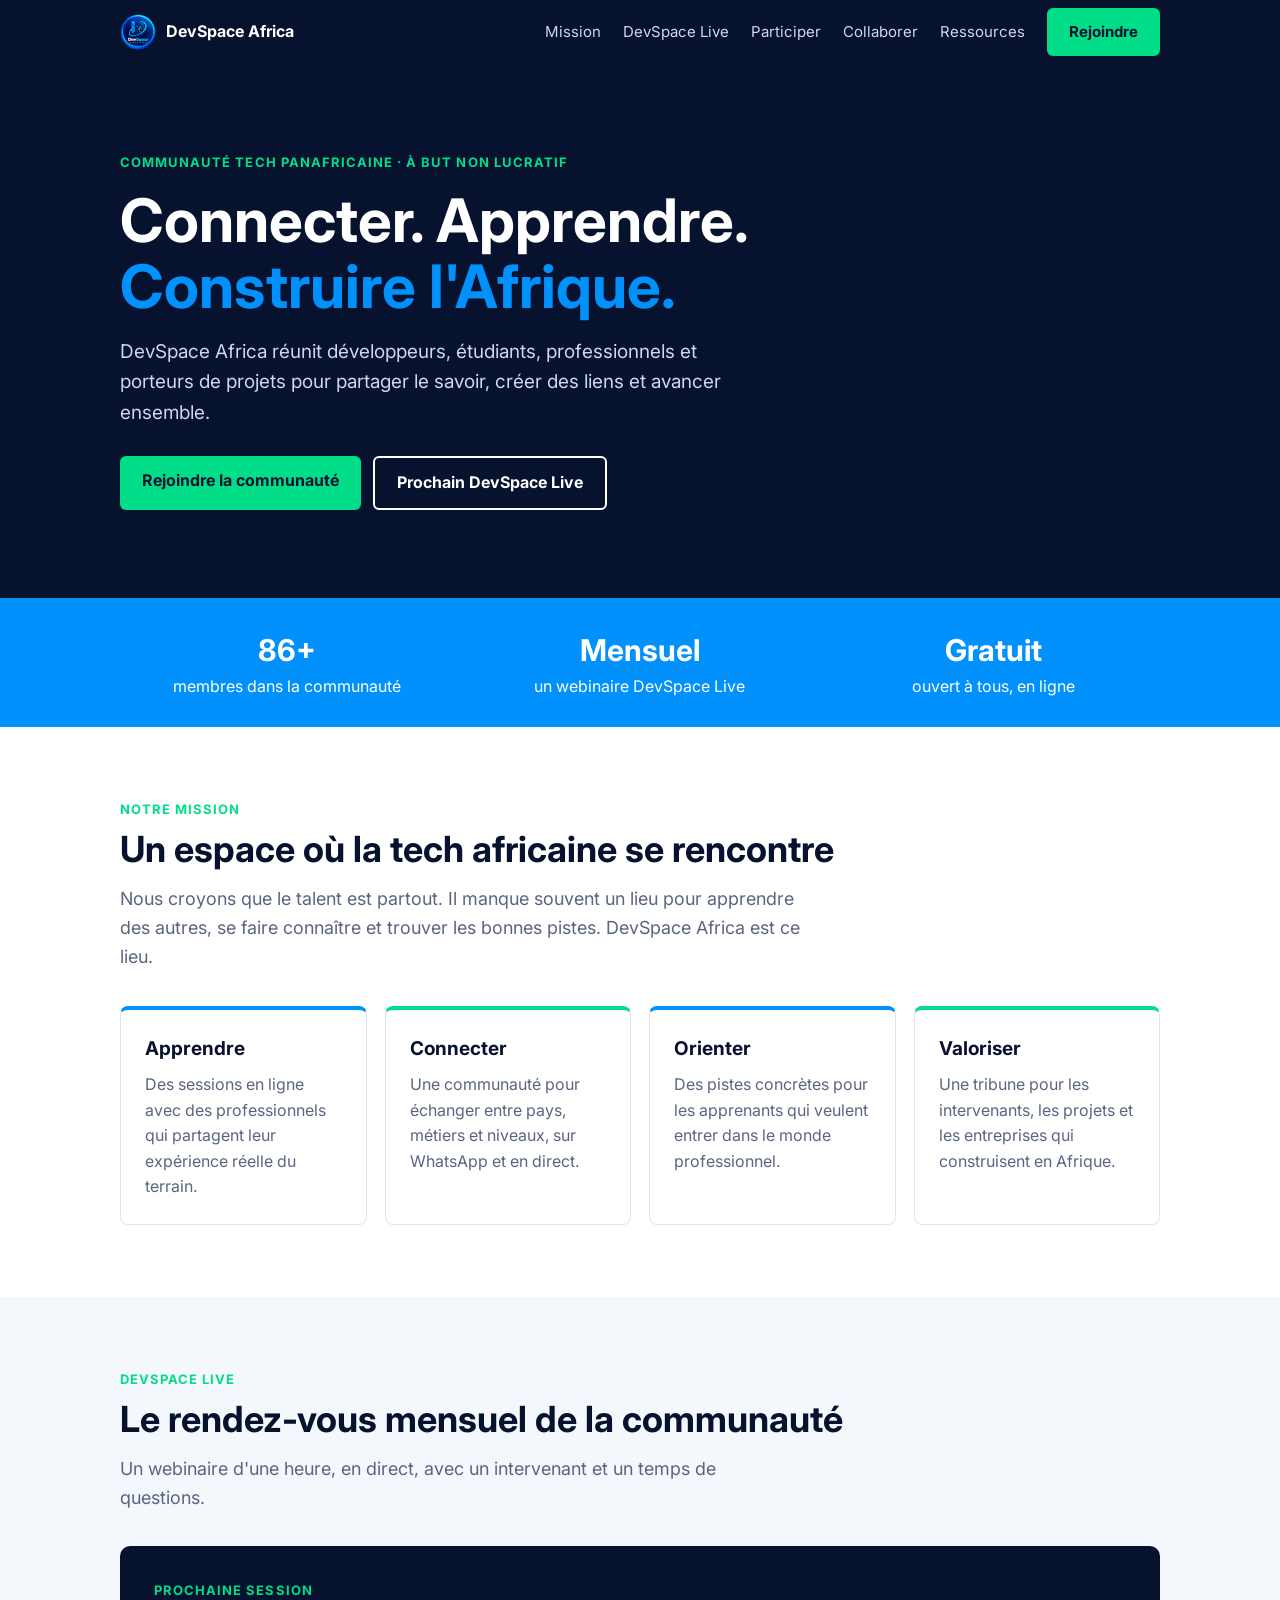
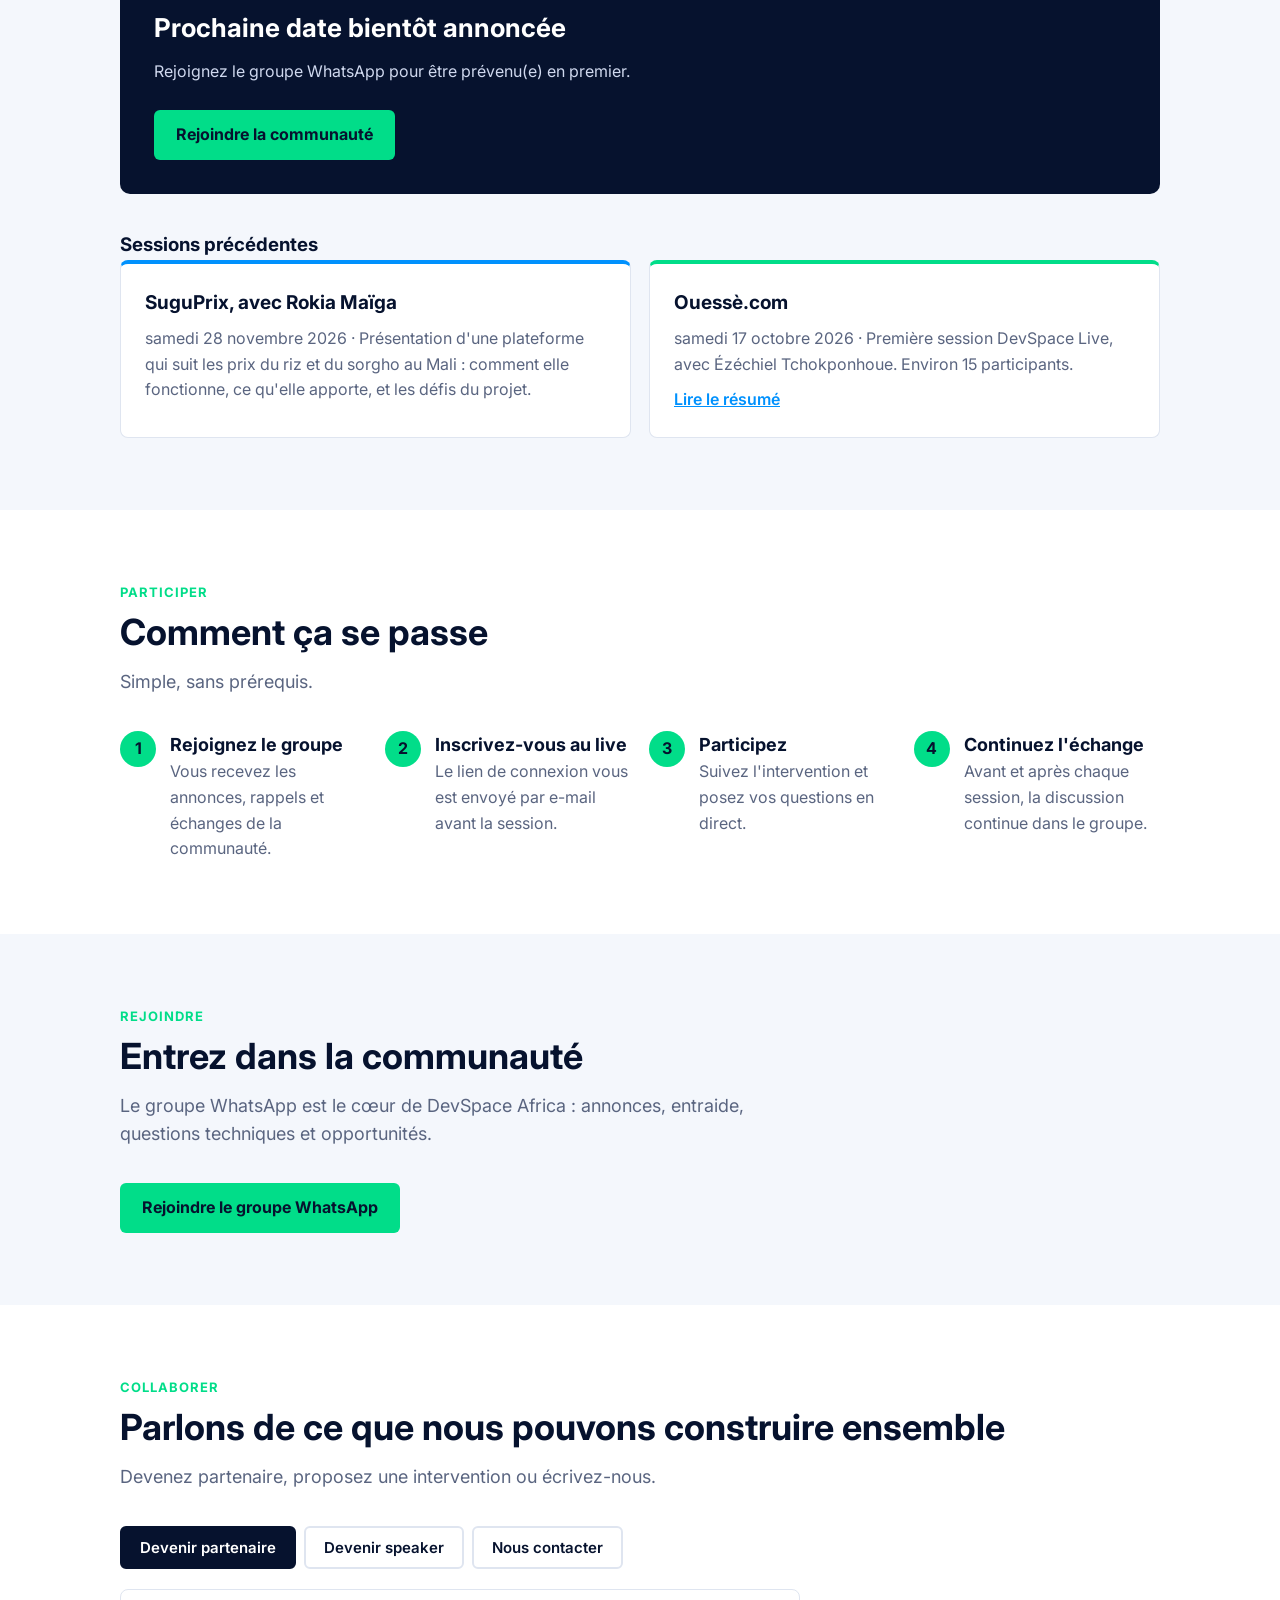
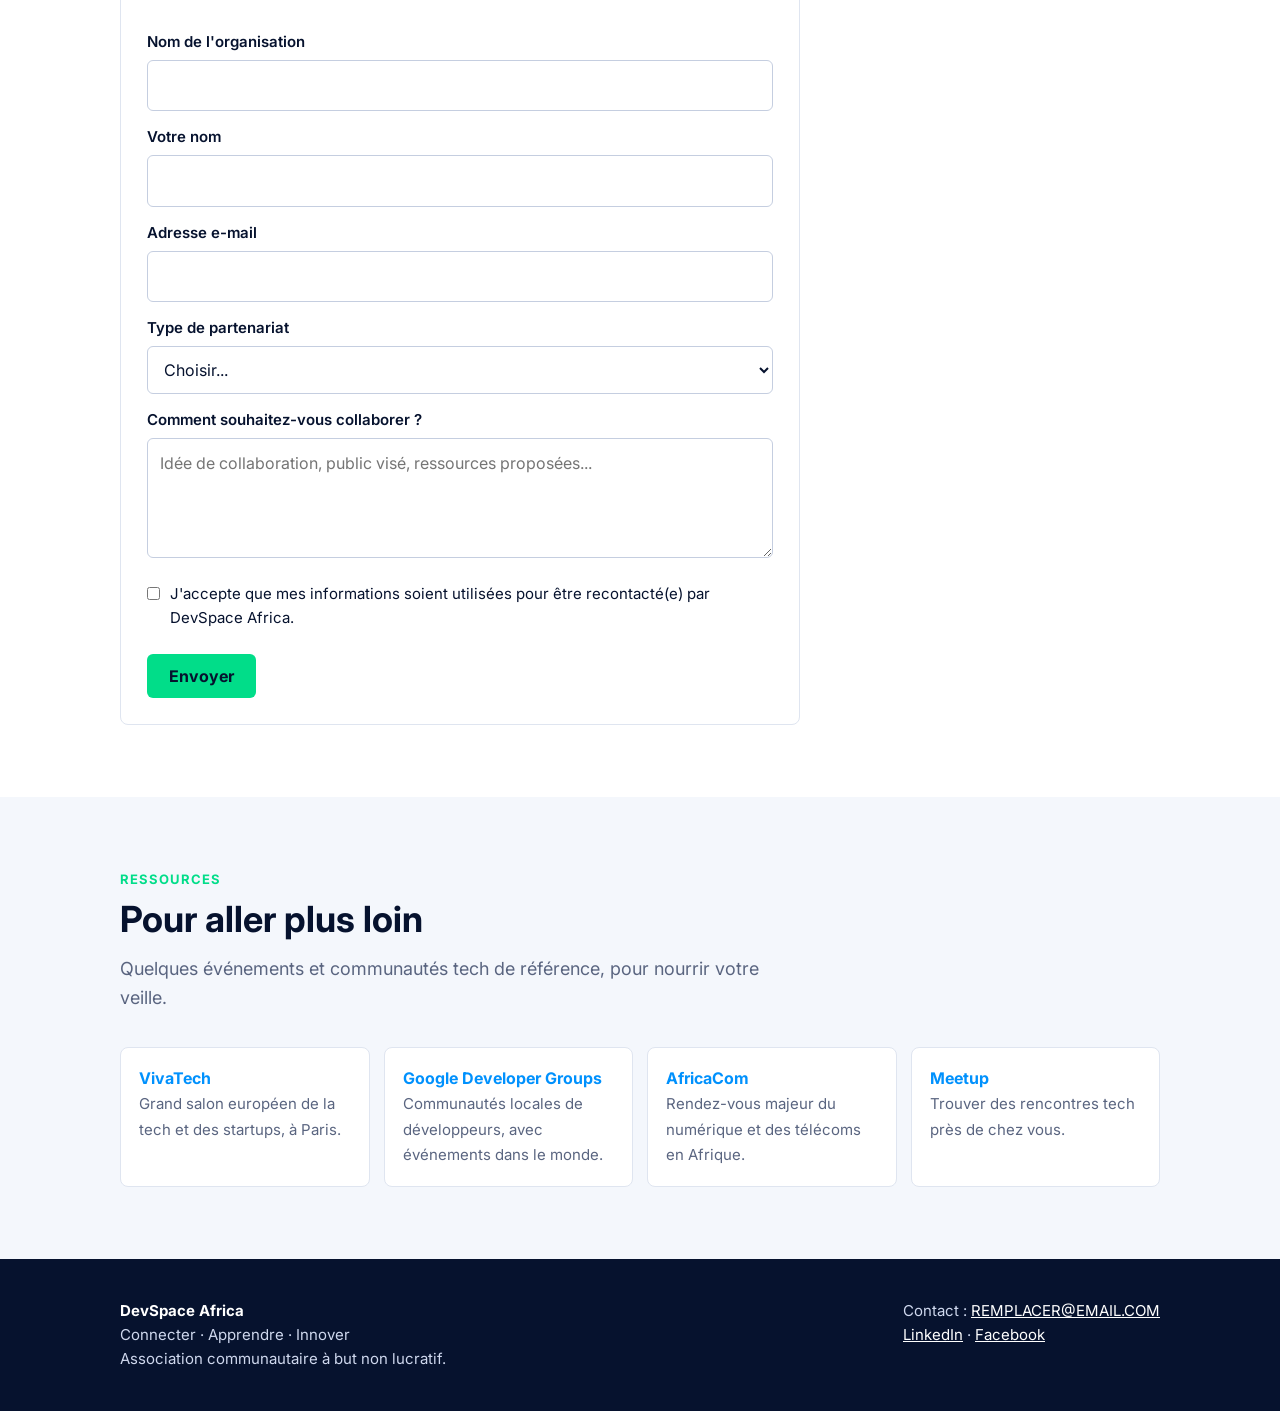
<file: index.html>
<!doctype html>
<html lang="fr"><head><meta charset="utf-8"><meta name="viewport" content="width=device-width,initial-scale=1">
<title>DevSpace Africa | Communauté tech panafricaine, webinaires DevSpace Live</title>
<meta name="description" content="DevSpace Africa est une communauté tech panafricaine à but non lucratif : webinaires mensuels gratuits DevSpace Live, partage de savoir, mise en réseau de développeurs, étudiants et professionnels.">
<meta name="robots" content="index,follow,max-image-preview:large">
<meta name="theme-color" content="#06122E">
<link rel="canonical" href="https://devspaceafrica.org/">
<meta property="og:type" content="website"><meta property="og:site_name" content="DevSpace Africa"><meta property="og:locale" content="fr_FR">
<meta property="og:title" content="DevSpace Africa | Connecter. Apprendre. Construire l'Afrique.">
<meta property="og:description" content="Communauté tech panafricaine à but non lucratif. Webinaires mensuels gratuits DevSpace Live.">
<meta property="og:url" content="https://devspaceafrica.org/"><meta property="og:image" content="https://devspaceafrica.org/og.png">
<meta name="twitter:card" content="summary_large_image"><meta name="twitter:image" content="https://devspaceafrica.org/og.png">
<link rel="apple-touch-icon" href="logo.png">
<script type="application/ld+json">{"@context":"https://schema.org","@graph":[
{"@type":"Organization","@id":"https://devspaceafrica.org/#org","name":"DevSpace Africa","alternateName":["DevSpace","DevSpace Live"],"url":"https://devspaceafrica.org/","logo":"https://devspaceafrica.org/logo.png","slogan":"Connecter. Apprendre. Construire l'Afrique.","description":"Communauté tech panafricaine à but non lucratif qui organise des webinaires mensuels gratuits et connecte développeurs, étudiants et professionnels.","areaServed":"Afrique","knowsLanguage":"fr","email":"REMPLACER@EMAIL.COM"},
{"@type":"WebSite","@id":"https://devspaceafrica.org/#site","url":"https://devspaceafrica.org/","name":"DevSpace Africa","inLanguage":"fr","publisher":{"@id":"https://devspaceafrica.org/#org"}}]}</script>
<link rel="icon" href="logo.png">
<link rel="preconnect" href="https://fonts.googleapis.com"><link rel="stylesheet" href="https://fonts.googleapis.com/css2?family=Inter:wght@400;600;700&display=swap">
<link rel="stylesheet" href="style.css"></head><body>
<header><div class="wrap"><nav>
<a class="brand" href="#top"><img src="logo.png" alt="Logo DevSpace Africa" width="36" height="36">DevSpace Africa</a>
<button class="menu" aria-label="Menu">&#9776;</button>
<div class="links"><a href="#mission">Mission</a><a href="#live">DevSpace Live</a><a href="#participer">Participer</a><a href="#agir">Collaborer</a><a href="#ressources">Ressources</a><a class="btn" href="#rejoindre">Rejoindre</a></div>
</nav></div></header>
<main id="top">
<div class="hero"><div class="wrap">
<div class="tag">Communauté tech panafricaine · à but non lucratif</div>
<h1>Connecter. Apprendre. <span>Construire l'Afrique.</span></h1>
<p>DevSpace Africa réunit développeurs, étudiants, professionnels et porteurs de projets pour partager le savoir, créer des liens et avancer ensemble.</p>
<div class="cta"><a class="btn" href="#rejoindre">Rejoindre la communauté</a><a class="btn line" href="#live">Prochain DevSpace Live</a></div>
</div></div>
<div class="stats"><div class="wrap"><div><b>86+</b>membres dans la communauté</div><div><b>Mensuel</b>un webinaire DevSpace Live</div><div><b>Gratuit</b>ouvert à tous, en ligne</div></div></div>

<section id="mission"><div class="wrap">
<div class="tag">Notre mission</div><h2>Un espace où la tech africaine se rencontre</h2>
<p class="lead">Nous croyons que le talent est partout. Il manque souvent un lieu pour apprendre des autres, se faire connaître et trouver les bonnes pistes. DevSpace Africa est ce lieu.</p>
<div class="grid">
<div class="card"><h3>Apprendre</h3><p>Des sessions en ligne avec des professionnels qui partagent leur expérience réelle du terrain.</p></div>
<div class="card"><h3>Connecter</h3><p>Une communauté pour échanger entre pays, métiers et niveaux, sur WhatsApp et en direct.</p></div>
<div class="card"><h3>Orienter</h3><p>Des pistes concrètes pour les apprenants qui veulent entrer dans le monde professionnel.</p></div>
<div class="card"><h3>Valoriser</h3><p>Une tribune pour les intervenants, les projets et les entreprises qui construisent en Afrique.</p></div>
</div></div></section>

<section id="live" class="soft"><div class="wrap">
<div class="tag">DevSpace Live</div><h2>Le rendez-vous mensuel de la communauté</h2>
<p class="lead">Un webinaire d'une heure, en direct, avec un intervenant et un temps de questions.</p>
<div class="live" id="live-box">Chargement...</div>
<div id="passes" style="margin-top:36px"></div>
</div></section>

<section id="participer"><div class="wrap">
<div class="tag">Participer</div><h2>Comment ça se passe</h2><p class="lead">Simple, sans prérequis.</p>
<div class="steps">
<div><h3>Rejoignez le groupe</h3><p>Vous recevez les annonces, rappels et échanges de la communauté.</p></div>
<div><h3>Inscrivez-vous au live</h3><p>Le lien de connexion vous est envoyé par e-mail avant la session.</p></div>
<div><h3>Participez</h3><p>Suivez l'intervention et posez vos questions en direct.</p></div>
<div><h3>Continuez l'échange</h3><p>Avant et après chaque session, la discussion continue dans le groupe.</p></div>
</div></div></section>

<section id="rejoindre" class="soft"><div class="wrap">
<div class="tag">Rejoindre</div><h2>Entrez dans la communauté</h2>
<p class="lead">Le groupe WhatsApp est le cœur de DevSpace Africa : annonces, entraide, questions techniques et opportunités.</p>
<a class="btn" href="REMPLACER_LIEN_WHATSAPP" target="_blank" rel="noopener">Rejoindre le groupe WhatsApp</a>
</div></section>

<section id="agir"><div class="wrap">
<div class="tag">Collaborer</div><h2>Parlons de ce que nous pouvons construire ensemble</h2>
<p class="lead">Devenez partenaire, proposez une intervention ou écrivez-nous.</p>
<div class="tabs" role="tablist">
<button class="tab" data-p="partenaire" aria-selected="true">Devenir partenaire</button>
<button class="tab" data-p="speaker" aria-selected="false">Devenir speaker</button>
<button class="tab" data-p="contact" aria-selected="false">Nous contacter</button></div>
<div class="panel on" id="partenaire"><form>
<input type="hidden" name="subject" value="Demande de partenariat">
<div class="hp" aria-hidden="true"><input type="text" name="botcheck" tabindex="-1" autocomplete="off"></div>
<label for="organisation">Nom de l'organisation</label><input id="organisation" name="organisation" type="text" required autocomplete="organization"><label for="name">Votre nom</label><input id="name" name="name" type="text" required autocomplete="name"><label for="email">Adresse e-mail</label><input id="email" name="email" type="email" required autocomplete="email"><label for="type">Type de partenariat</label><select id="type" name="type" required><option value="">Choisir...</option><option>Entreprise / sponsor</option><option>École ou université</option><option>Communauté ou association</option><option>Média</option><option>Autre</option></select><label for="message">Comment souhaitez-vous collaborer ?</label><textarea id="message" name="message" required placeholder="Idée de collaboration, public visé, ressources proposées..." minlength="20"></textarea>
<label class="check"><input type="checkbox" name="consentement" required> J'accepte que mes informations soient utilisées pour être recontacté(e) par DevSpace Africa.</label>
<button class="btn" type="submit">Envoyer</button>
<div class="msg" role="status"></div>
</form></div>
<div class="panel" id="speaker"><form>
<input type="hidden" name="subject" value="Candidature speaker">
<div class="hp" aria-hidden="true"><input type="text" name="botcheck" tabindex="-1" autocomplete="off"></div>
<label for="name">Nom et prénom</label><input id="name" name="name" type="text" required autocomplete="name"><label for="email">Adresse e-mail</label><input id="email" name="email" type="email" required autocomplete="email"><label for="linkedin">Profil LinkedIn</label><input id="linkedin" name="linkedin" type="url" required placeholder="https://www.linkedin.com/in/..."><label for="pays">Pays</label><input id="pays" name="pays" type="text" required autocomplete="country-name"><label for="sujet">Sujet proposé</label><input id="sujet" name="sujet" type="text" required ><label for="domaine">Domaine</label><select id="domaine" name="domaine" required><option value="">Choisir...</option><option>Développement</option><option>Cloud</option><option>DevOps</option><option>Cybersécurité</option><option>Data / IA</option><option>Produit / Entrepreneuriat</option><option>Autre</option></select><label for="message">Résumé de votre intervention</label><textarea id="message" name="message" required placeholder="Objectif, public visé, ce que les participants retiendront..." minlength="20"></textarea>
<label class="check"><input type="checkbox" name="consentement" required> J'accepte que mes informations soient utilisées pour être recontacté(e) par DevSpace Africa.</label>
<button class="btn" type="submit">Envoyer</button>
<div class="msg" role="status"></div>
</form></div>
<div class="panel" id="contact"><form>
<input type="hidden" name="subject" value="Message de contact">
<div class="hp" aria-hidden="true"><input type="text" name="botcheck" tabindex="-1" autocomplete="off"></div>
<label for="name">Nom</label><input id="name" name="name" type="text" required autocomplete="name"><label for="email">Adresse e-mail</label><input id="email" name="email" type="email" required autocomplete="email"><label for="sujet">Sujet</label><input id="sujet" name="sujet" type="text" required ><label for="message">Message</label><textarea id="message" name="message" required placeholder="" minlength="20"></textarea>
<label class="check"><input type="checkbox" name="consentement" required> J'accepte que mes informations soient utilisées pour être recontacté(e) par DevSpace Africa.</label>
<button class="btn" type="submit">Envoyer</button>
<div class="msg" role="status"></div>
</form></div>
</div></section>

<section id="ressources" class="soft"><div class="wrap">
<div class="tag">Ressources</div><h2>Pour aller plus loin</h2>
<p class="lead">Quelques événements et communautés tech de référence, pour nourrir votre veille.</p>
<div class="refs">
<a href="https://vivatechnology.com" target="_blank" rel="noopener"><b>VivaTech</b><span>Grand salon européen de la tech et des startups, à Paris.</span></a>
<a href="https://gdg.community.dev" target="_blank" rel="noopener"><b>Google Developer Groups</b><span>Communautés locales de développeurs, avec événements dans le monde.</span></a>
<a href="https://www.africacom.com" target="_blank" rel="noopener"><b>AfricaCom</b><span>Rendez-vous majeur du numérique et des télécoms en Afrique.</span></a>
<a href="https://www.meetup.com" target="_blank" rel="noopener"><b>Meetup</b><span>Trouver des rencontres tech près de chez vous.</span></a>
</div></div></section>
</main>
<footer><div class="wrap">
<div><b style="color:#fff">DevSpace Africa</b><br>Connecter · Apprendre · Innover<br>Association communautaire à but non lucratif.</div>
<div>Contact : <a href="mailto:REMPLACER@EMAIL.COM">REMPLACER@EMAIL.COM</a><br><a href="REMPLACER_LIEN_LINKEDIN">LinkedIn</a> · <a href="REMPLACER_LIEN_FACEBOOK">Facebook</a></div>
</div></footer>
<script src="script.js"></script>
<script src="events.js"></script></body></html>
</file>
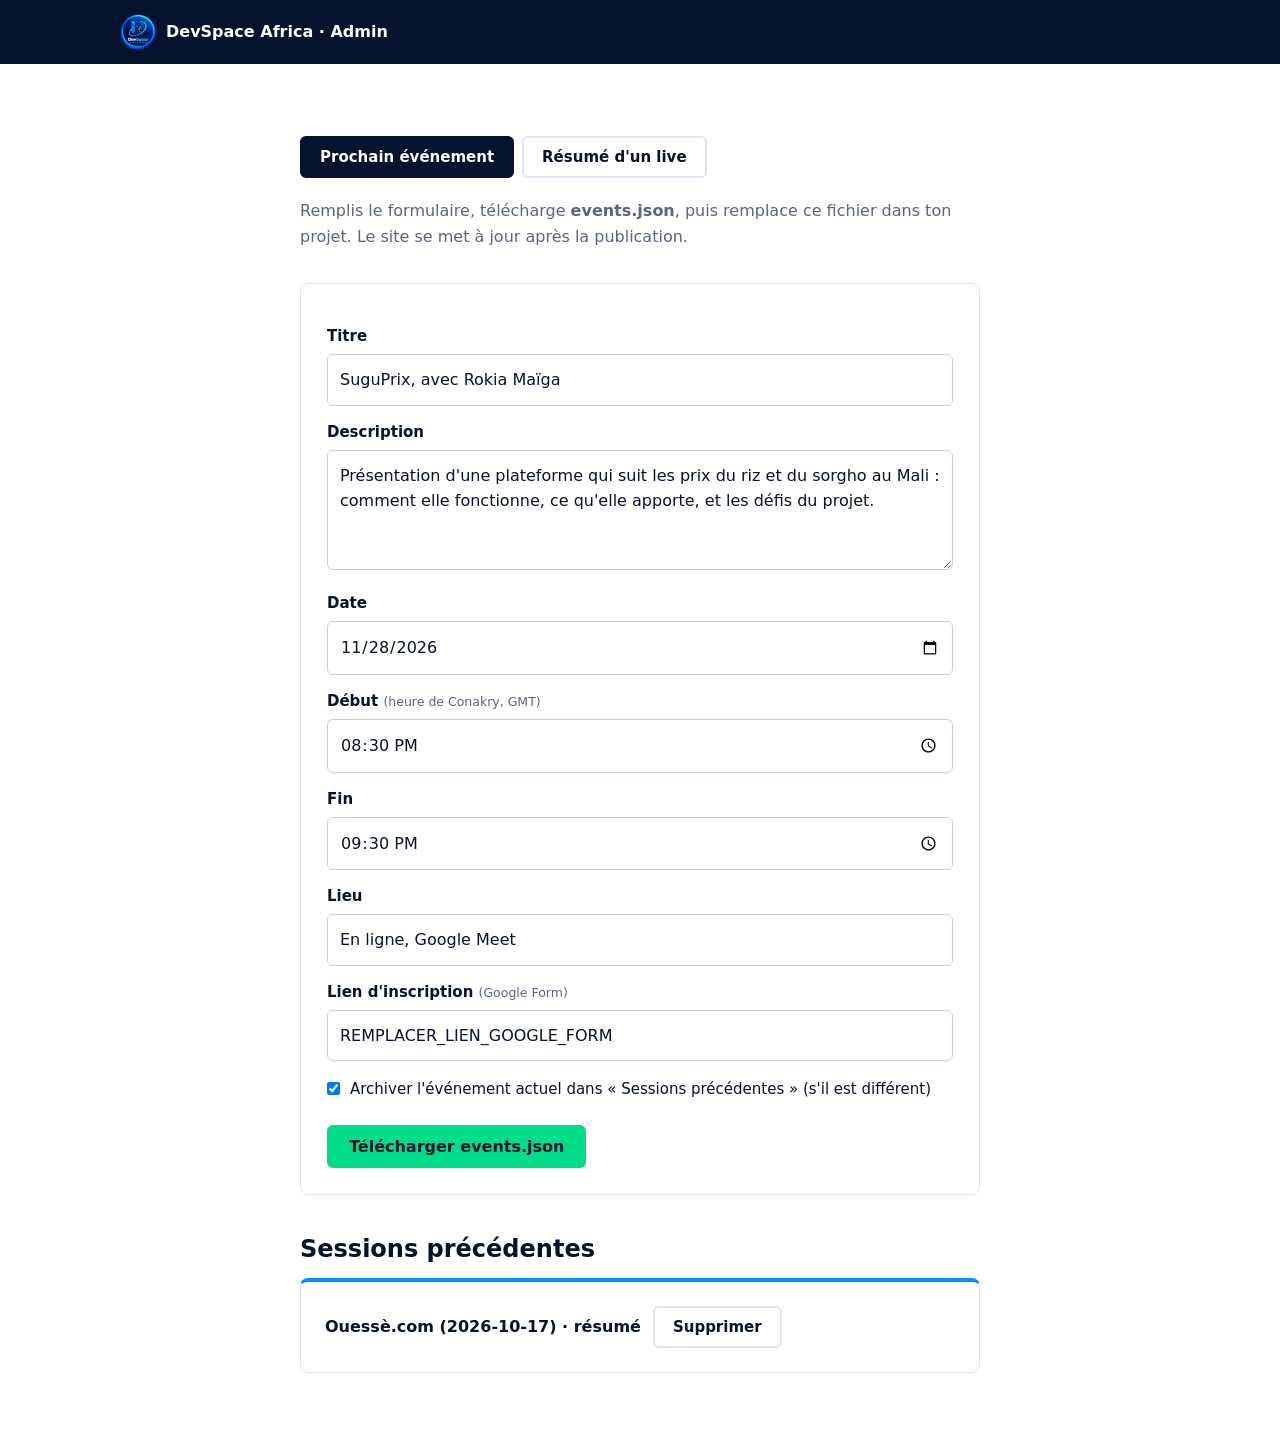
<file: admin.html>
<!doctype html>
<html lang="fr"><head><meta charset="utf-8"><meta name="viewport" content="width=device-width,initial-scale=1">
<meta name="robots" content="noindex,nofollow"><title>Admin | DevSpace Africa</title>
<link rel="stylesheet" href="style.css"></head><body>
<header><div class="wrap"><nav><a class="brand" href="index.html"><img src="logo.png" alt="">DevSpace Africa · Admin</a></nav></div></header>
<section><div class="wrap" style="max-width:720px">
<div class="tabs"><button class="tab" data-p="a" aria-selected="true">Prochain événement</button><button class="tab" data-p="b" aria-selected="false">Résumé d'un live</button></div>

<div class="panel on" id="a" style="max-width:none">
<p class="lead" style="font-size:16px">Remplis le formulaire, télécharge <b>events.json</b>, puis remplace ce fichier dans ton projet. Le site se met à jour après la publication.</p>
<form id="f">
<label for="titre">Titre</label><input id="titre" required>
<label for="description">Description</label><textarea id="description"></textarea>
<label for="date">Date</label><input id="date" type="date" required>
<label for="debut">Début <small>(heure de Conakry, GMT)</small></label><input id="debut" type="time" required>
<label for="fin">Fin</label><input id="fin" type="time" required>
<label for="lieu">Lieu</label><input id="lieu" required>
<label for="lien">Lien d'inscription <small>(Google Form)</small></label><input id="lien" type="url">
<label class="check"><input type="checkbox" id="archive" checked> Archiver l'événement actuel dans « Sessions précédentes » (s'il est différent)</label>
<button class="btn" type="submit">Télécharger events.json</button>
<div class="msg" id="msg" role="status"></div>
</form>
<h2 style="margin-top:40px;font-size:24px">Sessions précédentes</h2>
<div id="list"></div>
</div>

<div class="panel" id="b" style="max-width:none">
<p class="lead" style="font-size:16px">Crée la page de résumé d'un live. Tu obtiens 3 fichiers : la page (à mettre dans le dossier <b>live</b>), <b>events.json</b> et <b>sitemap.xml</b> (à remplacer à la racine). <b>Ouvre cette admin depuis ton vrai site</b> pour que les adresses soient correctes.</p>
<form id="g">
<label for="r_titre">Sujet / titre du live</label><input id="r_titre" required placeholder="SuguPrix, avec Rokia Maïga">
<label for="r_date">Date</label><input id="r_date" type="date" required>
<label for="r_inter">Intervenant(e)</label><input id="r_inter" required>
<label for="r_part">Nombre de participants <small>(facultatif)</small></label><input id="r_part" type="number" min="0">
<label for="r_resume">Résumé <small>(sépare les paragraphes par une ligne vide)</small></label><textarea id="r_resume" required minlength="40" style="min-height:160px"></textarea>
<label for="r_points">Points clés <small>(un par ligne, facultatif)</small></label><textarea id="r_points"></textarea>
<label for="r_merci">Remerciements <small>(facultatif)</small></label><textarea id="r_merci" style="min-height:70px"></textarea>
<button class="btn" type="submit">Générer les fichiers</button>
<div class="msg" id="msg2" role="status"></div>
</form></div>
</div></section>
<script>
let data={prochain:{},passes:[]};
const $=id=>document.getElementById(id);
const F=["titre","description","date","debut","fin","lieu","lien"];
const esc=s=>String(s).replace(/[&<>"]/g,c=>({"&":"&amp;","<":"&lt;",">":"&gt;",'"':"&quot;"}[c]));
const slug=s=>s.normalize("NFD").replace(/[̀-ͯ]/g,"").toLowerCase().replace(/[^a-z0-9]+/g,"-").replace(/^-|-$/g,"").slice(0,60);
const frDate=d=>new Date(d+"T12:00:00").toLocaleDateString("fr-FR",{weekday:"long",day:"numeric",month:"long",year:"numeric"});
function save(name,text,type){const a=document.createElement("a");a.href=URL.createObjectURL(new Blob([text],{type}));a.download=name;a.click()}

function pageHTML(d,origin){
 const url=origin+"/live/"+d.slug, t=d.titre+" | DevSpace Live | DevSpace Africa";
 const paras=d.resume.split(/\n\s*\n/).map(p=>"<p>"+esc(p.trim()).replace(/\n/g,"<br>")+"</p>").join("\n");
 const pts=d.points.length?"<h2>Points clés</h2><ul class=\"pts\">"+d.points.map(p=>"<li>"+esc(p)+"</li>").join("")+"</ul>":"";
 const merci=d.merci?"<h2>Remerciements</h2><p>"+esc(d.merci)+"</p>":"";
 const part=d.participants?" · "+d.participants+" participants":"";
 const desc=d.resume.replace(/\s+/g," ").slice(0,155);
 const ld={"@context":"https://schema.org","@type":"Event",name:"DevSpace Live : "+d.titre,description:desc,startDate:d.date+"T20:30:00+00:00",endDate:d.date+"T21:30:00+00:00",eventStatus:"https://schema.org/EventScheduled",eventAttendanceMode:"https://schema.org/OnlineEventAttendanceMode",location:{"@type":"VirtualLocation",url:origin+"/"},isAccessibleForFree:true,inLanguage:"fr",performer:{"@type":"Person",name:d.intervenant},organizer:{"@type":"Organization",name:"DevSpace Africa",url:origin+"/"}};
 return `<!doctype html>
<html lang="fr"><head><meta charset="utf-8"><meta name="viewport" content="width=device-width,initial-scale=1">
<title>${esc(t)}</title>
<meta name="description" content="${esc(desc)}">
<link rel="canonical" href="${url}">
<meta name="theme-color" content="#06122E">
<meta property="og:type" content="article"><meta property="og:title" content="${esc(t)}"><meta property="og:description" content="${esc(desc)}"><meta property="og:url" content="${url}"><meta property="og:image" content="${origin}/og.png"><meta name="twitter:card" content="summary_large_image">
<link rel="icon" href="../logo.png">
<link rel="stylesheet" href="https://fonts.googleapis.com/css2?family=Inter:wght@400;600;700&display=swap">
<link rel="stylesheet" href="../style.css">
<style>.art{max-width:720px}.art p{margin:0 0 16px;font-size:18px}.art h2{font-size:24px;margin:34px 0 12px}.pts{margin:0 0 16px 20px;font-size:18px}.pts li{margin-bottom:8px}.meta{color:var(--muted);margin-bottom:26px}</style>
<script type="application/ld+json">${JSON.stringify(ld)}<\/script></head><body>
<header><div class="wrap"><nav><a class="brand" href="../index.html"><img src="../logo.png" alt="Logo DevSpace Africa" width="36" height="36">DevSpace Africa</a><div class="links"><a href="../index.html#live">Tous les lives</a><a class="btn" href="../index.html#rejoindre">Rejoindre</a></div></nav></div></header>
<main><section><div class="wrap art">
<div class="tag">DevSpace Live · Résumé</div>
<h1 style="font-size:clamp(30px,5vw,44px);line-height:1.15;margin:10px 0 12px">${esc(d.titre)}</h1>
<div class="meta">${esc(frDate(d.date))} · avec ${esc(d.intervenant)}${part}</div>
${paras}
${pts}
${merci}
<p style="margin-top:36px"><a class="btn" href="../index.html#rejoindre">Rejoindre la communauté</a></p>
</div></section></main>
<footer><div class="wrap"><div><b style="color:#fff">DevSpace Africa</b><br>Connecter · Apprendre · Innover</div><div><a href="../index.html">Retour au site</a></div></div></footer>
</body></html>`}

function sitemapXML(origin){
 const u=[`<url><loc>${origin}/</loc><changefreq>weekly</changefreq><priority>1.0</priority></url>`];
 data.passes.filter(p=>p.slug).forEach(p=>u.push(`<url><loc>${origin}/live/${p.slug}</loc><lastmod>${p.date}</lastmod><priority>0.7</priority></url>`));
 return `<?xml version="1.0" encoding="UTF-8"?>\n<urlset xmlns="http://www.sitemaps.org/schemas/sitemap/0.9">\n  ${u.join("\n  ")}\n</urlset>\n`}

function drawList(){const l=$("list");l.innerHTML="";
 if(!data.passes.length){l.textContent="Aucune.";return}
 data.passes.forEach((p,i)=>{const d=document.createElement("div");d.className="card";d.style.marginBottom="10px";
  const t=document.createElement("b");t.textContent=p.titre+" ("+p.date+")"+(p.slug?" · résumé":"");
  const b=document.createElement("button");b.className="tab";b.type="button";b.textContent="Supprimer";b.style.marginLeft="12px";
  b.onclick=()=>{data.passes.splice(i,1);drawList()};d.append(t,b);l.append(d)})}

fetch("events.json",{cache:"no-store"}).then(r=>r.json()).then(j=>{data=j;data.passes=data.passes||[];F.forEach(k=>$(k).value=(j.prochain||{})[k]||"");drawList()});

document.querySelectorAll(".tab[data-p]").forEach(t=>t.onclick=()=>{
 document.querySelectorAll(".tab[data-p]").forEach(x=>x.setAttribute("aria-selected",x===t));
 document.querySelectorAll(".panel").forEach(p=>p.classList.toggle("on",p.id===t.dataset.p))});

$("f").addEventListener("submit",e=>{e.preventDefault();
 const nv={};F.forEach(k=>nv[k]=$(k).value.trim());
 const old=data.prochain;
 if($("archive").checked&&old&&old.titre&&(old.titre!==nv.titre||old.date!==nv.date))
  data.passes.unshift({titre:old.titre,date:old.date,description:old.description||""});
 data.prochain=nv;
 save("events.json",JSON.stringify(data,null,2),"application/json");
 $("msg").className="msg ok";$("msg").textContent="Fichier téléchargé. Remplace events.json dans ton projet puis publie.";drawList()});

$("g").addEventListener("submit",e=>{e.preventDefault();
 const d={titre:$("r_titre").value.trim(),date:$("r_date").value,intervenant:$("r_inter").value.trim(),participants:$("r_part").value,
  resume:$("r_resume").value.trim(),points:$("r_points").value.split("\n").map(x=>x.trim()).filter(Boolean),merci:$("r_merci").value.trim()};
 d.slug=slug(d.titre)||("live-"+d.date);
 const origin=location.origin;
 const entry={titre:d.titre,date:d.date,description:d.resume.replace(/\s+/g," ").slice(0,160),slug:d.slug};
 const i=data.passes.findIndex(p=>p.slug===d.slug||p.date===d.date);
 if(i>=0)data.passes[i]=entry;else data.passes.unshift(entry);
 if(data.prochain&&data.prochain.date===d.date)data.prochain={};
 data.passes.sort((a,b)=>b.date.localeCompare(a.date));
 save(d.slug+".html",pageHTML(d,origin),"text/html");
 setTimeout(()=>save("events.json",JSON.stringify(data,null,2),"application/json"),500);
 setTimeout(()=>save("sitemap.xml",sitemapXML(origin),"application/xml"),1000);
 $("msg2").className="msg ok";$("msg2").textContent="3 fichiers générés (autorise les téléchargements multiples si le navigateur le demande). Mets "+d.slug+".html dans le dossier live, et remplace events.json et sitemap.xml.";drawList()});
</script></body></html>
</file>
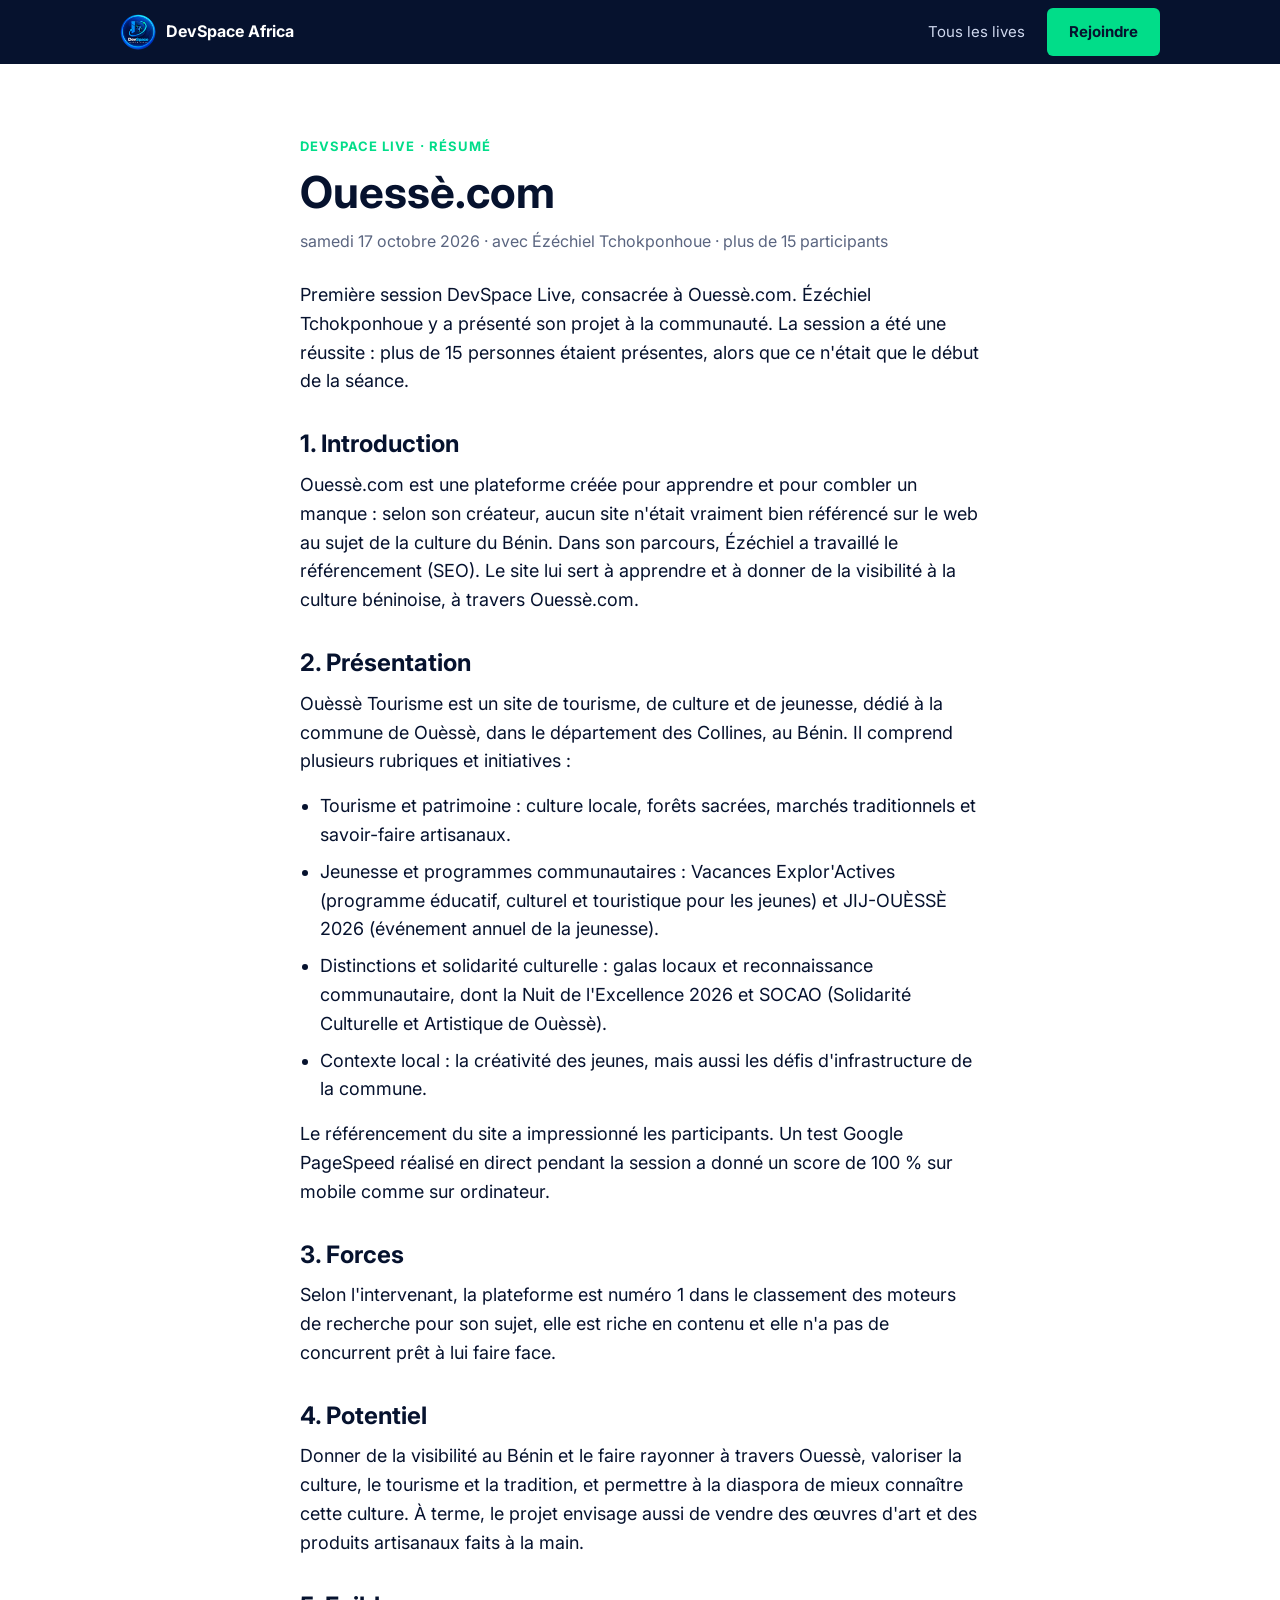
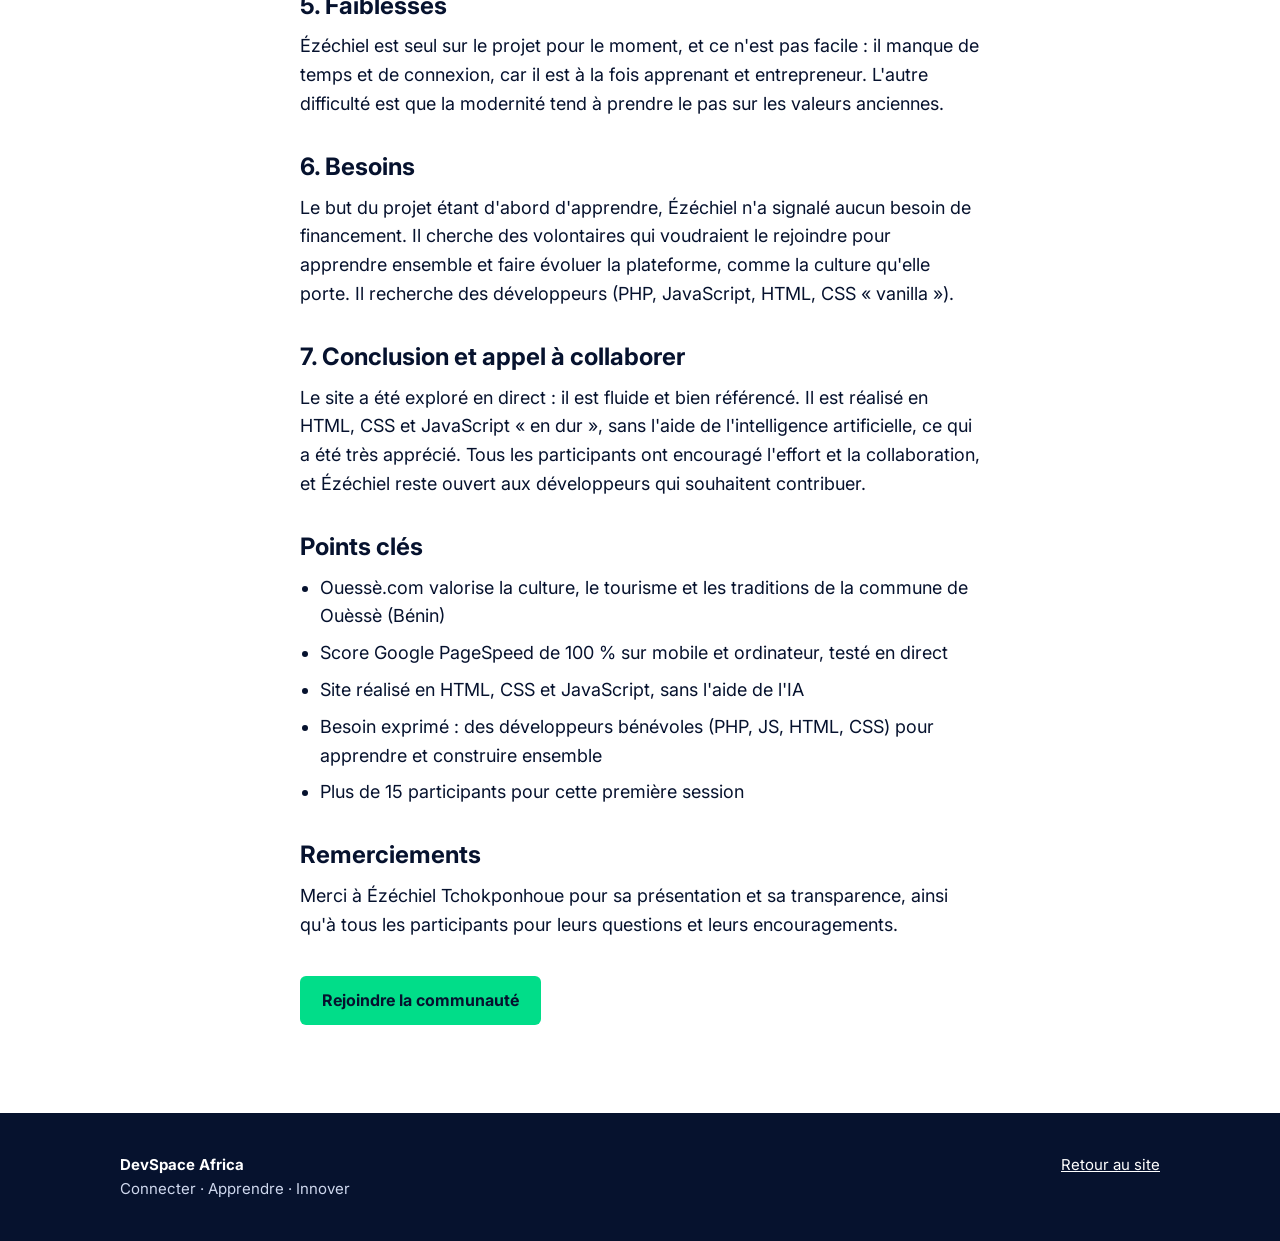
<file: live/ouesse-com.html>
<!doctype html>
<html lang="fr"><head><meta charset="utf-8"><meta name="viewport" content="width=device-width,initial-scale=1">
<title>Ouessè.com | DevSpace Live | DevSpace Africa</title>
<meta name="description" content="Première session DevSpace Live, consacrée à Ouessè.com. Ézéchiel Tchokponhoue y a présenté son projet à la communauté. La session a été une réussite : plus">
<link rel="canonical" href="https://REMPLACER_DOMAINE/live/ouesse-com">
<meta name="theme-color" content="#06122E">
<meta property="og:type" content="article"><meta property="og:title" content="Ouessè.com | DevSpace Live | DevSpace Africa"><meta property="og:description" content="Première session DevSpace Live, consacrée à Ouessè.com. Ézéchiel Tchokponhoue y a présenté son projet à la communauté. La session a été une réussite : plus"><meta property="og:url" content="https://REMPLACER_DOMAINE/live/ouesse-com"><meta property="og:image" content="https://REMPLACER_DOMAINE/og.png"><meta name="twitter:card" content="summary_large_image">
<link rel="icon" href="../logo.png">
<link rel="stylesheet" href="https://fonts.googleapis.com/css2?family=Inter:wght@400;600;700&display=swap">
<link rel="stylesheet" href="../style.css">
<style>.art{max-width:720px}.art p{margin:0 0 16px;font-size:18px}.art h2{font-size:24px;margin:34px 0 12px}.pts{margin:0 0 16px 20px;font-size:18px}.pts li{margin-bottom:8px}.meta{color:var(--muted);margin-bottom:26px}</style>
<script type="application/ld+json">{"@context":"https://schema.org","@type":"Event","name":"DevSpace Live : Ouessè.com","description":"Première session DevSpace Live, consacrée à Ouessè.com. Ézéchiel Tchokponhoue y a présenté son projet à la communauté. La session a été une réussite : plus","startDate":"2026-10-17T20:30:00+00:00","endDate":"2026-10-17T21:30:00+00:00","eventStatus":"https://schema.org/EventScheduled","eventAttendanceMode":"https://schema.org/OnlineEventAttendanceMode","location":{"@type":"VirtualLocation","url":"https://REMPLACER_DOMAINE/"},"isAccessibleForFree":true,"inLanguage":"fr","performer":{"@type":"Person","name":"Ézéchiel Tchokponhoue"},"organizer":{"@type":"Organization","name":"DevSpace Africa","url":"https://REMPLACER_DOMAINE/"}}</script></head><body>
<header><div class="wrap"><nav><a class="brand" href="../index.html"><img src="../logo.png" alt="Logo DevSpace Africa" width="36" height="36">DevSpace Africa</a><div class="links"><a href="../index.html#live">Tous les lives</a><a class="btn" href="../index.html#rejoindre">Rejoindre</a></div></nav></div></header>
<main><section><div class="wrap art">
<div class="tag">DevSpace Live · Résumé</div>
<h1 style="font-size:clamp(30px,5vw,44px);line-height:1.15;margin:10px 0 12px">Ouessè.com</h1>
<div class="meta">samedi 17 octobre 2026 · avec Ézéchiel Tchokponhoue · plus de 15 participants</div>
<p>Première session DevSpace Live, consacrée à Ouessè.com. Ézéchiel Tchokponhoue y a présenté son projet à la communauté. La session a été une réussite : plus de 15 personnes étaient présentes, alors que ce n'était que le début de la séance.</p>
<h2>1. Introduction</h2><p>Ouessè.com est une plateforme créée pour apprendre et pour combler un manque : selon son créateur, aucun site n'était vraiment bien référencé sur le web au sujet de la culture du Bénin. Dans son parcours, Ézéchiel a travaillé le référencement (SEO). Le site lui sert à apprendre et à donner de la visibilité à la culture béninoise, à travers Ouessè.com.</p>
<h2>2. Présentation</h2><p>Ouèssè Tourisme est un site de tourisme, de culture et de jeunesse, dédié à la commune de Ouèssè, dans le département des Collines, au Bénin. Il comprend plusieurs rubriques et initiatives :</p><ul class="pts"><li>Tourisme et patrimoine : culture locale, forêts sacrées, marchés traditionnels et savoir-faire artisanaux.</li><li>Jeunesse et programmes communautaires : Vacances Explor'Actives (programme éducatif, culturel et touristique pour les jeunes) et JIJ-OUÈSSÈ 2026 (événement annuel de la jeunesse).</li><li>Distinctions et solidarité culturelle : galas locaux et reconnaissance communautaire, dont la Nuit de l'Excellence 2026 et SOCAO (Solidarité Culturelle et Artistique de Ouèssè).</li><li>Contexte local : la créativité des jeunes, mais aussi les défis d'infrastructure de la commune.</li></ul>
<p>Le référencement du site a impressionné les participants. Un test Google PageSpeed réalisé en direct pendant la session a donné un score de 100 % sur mobile comme sur ordinateur.</p>
<h2>3. Forces</h2><p>Selon l'intervenant, la plateforme est numéro 1 dans le classement des moteurs de recherche pour son sujet, elle est riche en contenu et elle n'a pas de concurrent prêt à lui faire face.</p>
<h2>4. Potentiel</h2><p>Donner de la visibilité au Bénin et le faire rayonner à travers Ouessè, valoriser la culture, le tourisme et la tradition, et permettre à la diaspora de mieux connaître cette culture. À terme, le projet envisage aussi de vendre des œuvres d'art et des produits artisanaux faits à la main.</p>
<h2>5. Faiblesses</h2><p>Ézéchiel est seul sur le projet pour le moment, et ce n'est pas facile : il manque de temps et de connexion, car il est à la fois apprenant et entrepreneur. L'autre difficulté est que la modernité tend à prendre le pas sur les valeurs anciennes.</p>
<h2>6. Besoins</h2><p>Le but du projet étant d'abord d'apprendre, Ézéchiel n'a signalé aucun besoin de financement. Il cherche des volontaires qui voudraient le rejoindre pour apprendre ensemble et faire évoluer la plateforme, comme la culture qu'elle porte. Il recherche des développeurs (PHP, JavaScript, HTML, CSS « vanilla »).</p>
<h2>7. Conclusion et appel à collaborer</h2><p>Le site a été exploré en direct : il est fluide et bien référencé. Il est réalisé en HTML, CSS et JavaScript « en dur », sans l'aide de l'intelligence artificielle, ce qui a été très apprécié. Tous les participants ont encouragé l'effort et la collaboration, et Ézéchiel reste ouvert aux développeurs qui souhaitent contribuer.</p>
<h2>Points clés</h2><ul class="pts"><li>Ouessè.com valorise la culture, le tourisme et les traditions de la commune de Ouèssè (Bénin)</li><li>Score Google PageSpeed de 100 % sur mobile et ordinateur, testé en direct</li><li>Site réalisé en HTML, CSS et JavaScript, sans l'aide de l'IA</li><li>Besoin exprimé : des développeurs bénévoles (PHP, JS, HTML, CSS) pour apprendre et construire ensemble</li><li>Plus de 15 participants pour cette première session</li></ul>
<h2>Remerciements</h2><p>Merci à Ézéchiel Tchokponhoue pour sa présentation et sa transparence, ainsi qu'à tous les participants pour leurs questions et leurs encouragements.</p>
<p style="margin-top:36px"><a class="btn" href="../index.html#rejoindre">Rejoindre la communauté</a></p>
</div></section></main>
<footer><div class="wrap"><div><b style="color:#fff">DevSpace Africa</b><br>Connecter · Apprendre · Innover</div><div><a href="../index.html">Retour au site</a></div></div></footer>
</body></html>
</file>
<file: style.css>
:root{--navy:#06122E;--blue:#0091FD;--green:#01DD89;--ink:#06122E;--muted:#5a6580;--line:#dfe5f0;--bg:#fff;--soft:#f4f7fc}
*{box-sizing:border-box;margin:0;padding:0}
html{scroll-behavior:smooth}
body{font-family:Inter,system-ui,-apple-system,Segoe UI,Roboto,sans-serif;color:var(--ink);background:var(--bg);line-height:1.6}
a{color:var(--blue)}
.wrap{max-width:1080px;margin:0 auto;padding:0 20px}
header{background:var(--navy);position:sticky;top:0;z-index:10}
nav{display:flex;align-items:center;justify-content:space-between;height:64px}
.brand{display:flex;align-items:center;gap:10px;color:#fff;text-decoration:none;font-weight:700}
.brand img{width:36px;height:36px;border-radius:50%}
.links{display:flex;gap:22px;align-items:center}
.links a{color:#cfd8ee;text-decoration:none;font-size:15px}
.links a:hover{color:#fff}
.btn{display:inline-block;background:var(--green);color:var(--navy)!important;font-weight:700;padding:12px 22px;border-radius:6px;text-decoration:none;border:0;font-size:16px;cursor:pointer;font-family:inherit}
.btn:hover{background:#00c777}
.btn.line{background:transparent;border:2px solid #fff;color:#fff!important}
.btn.line:hover{background:rgba(255,255,255,.1)}
.menu{display:none;background:none;border:0;color:#fff;font-size:26px;cursor:pointer}
.hero{background:var(--navy);color:#fff;padding:88px 0}
.tag{color:var(--green);font-weight:700;letter-spacing:.08em;text-transform:uppercase;font-size:13px}
.hero h1{font-size:clamp(34px,6vw,60px);line-height:1.1;margin:14px 0 18px;max-width:780px}
.hero h1 span{color:var(--blue)}
.hero p{color:#cfd8ee;max-width:620px;font-size:19px;margin-bottom:28px}
.hero .cta{display:flex;gap:12px;flex-wrap:wrap}
.stats{background:var(--blue);color:#fff}
.stats .wrap{display:grid;grid-template-columns:repeat(3,1fr);gap:20px;padding:28px 20px;text-align:center}
.stats b{display:block;font-size:30px}
section{padding:72px 0}
section.soft{background:var(--soft)}
h2{font-size:clamp(26px,4vw,36px);line-height:1.2;margin:8px 0 14px}
.lead{color:var(--muted);max-width:680px;font-size:18px;margin-bottom:34px}
.grid{display:grid;gap:18px;grid-template-columns:repeat(auto-fit,minmax(230px,1fr))}
.card{background:#fff;border:1px solid var(--line);border-radius:8px;padding:24px;border-top:4px solid var(--blue)}
.card:nth-child(even){border-top-color:var(--green)}
.card h3{font-size:19px;margin-bottom:8px}
.card p{color:var(--muted);font-size:16px}
.live{background:var(--navy);color:#fff;border-radius:10px;padding:34px;display:grid;gap:24px;grid-template-columns:1.4fr 1fr;align-items:center}
.live h3{font-size:26px;margin:6px 0 10px}
.live p{color:#cfd8ee}
.live ul{list-style:none;color:#fff}
.live li{padding:8px 0;border-bottom:1px solid rgba(255,255,255,.15)}
.live li:last-child{border:0}
.steps{counter-reset:s;display:grid;gap:18px;grid-template-columns:repeat(auto-fit,minmax(220px,1fr))}
.steps div{counter-increment:s;padding-left:50px;position:relative}
.steps div:before{content:counter(s);position:absolute;left:0;top:0;width:36px;height:36px;border-radius:50%;background:var(--green);color:var(--navy);font-weight:700;display:grid;place-items:center}
.steps h3{font-size:18px}
.steps p{color:var(--muted)}
.tabs{display:flex;gap:8px;flex-wrap:wrap;margin-bottom:20px}
.tab{padding:10px 18px;border:2px solid var(--line);background:#fff;border-radius:6px;font-weight:600;cursor:pointer;font-family:inherit;font-size:15px;color:var(--ink)}
.tab[aria-selected=true]{background:var(--navy);border-color:var(--navy);color:#fff}
.panel{display:none;max-width:680px}
.panel.on{display:block}
form{background:#fff;border:1px solid var(--line);border-radius:8px;padding:26px}
label{display:block;font-weight:600;margin:14px 0 6px;font-size:15px}
label small{font-weight:400;color:var(--muted)}
input,select,textarea{width:100%;padding:12px;border:1.5px solid #c5cee0;border-radius:6px;font:inherit;background:#fff;color:var(--ink)}
input:focus,select:focus,textarea:focus{outline:3px solid rgba(0,145,253,.35);border-color:var(--blue)}
input:user-invalid,select:user-invalid,textarea:user-invalid{border-color:#d33}
textarea{min-height:120px;resize:vertical}
.check{display:flex;gap:10px;align-items:flex-start;font-weight:400;margin:16px 0}
.check input{width:auto;margin-top:5px}
.hp{position:absolute;left:-9999px}
.msg{margin-top:14px;padding:12px;border-radius:6px;display:none}
.msg.ok{display:block;background:#e6fbf2;color:#075e3a}
.msg.err{display:block;background:#fdeaea;color:#8a1c1c}
form .btn{margin-top:8px}
.refs{display:grid;gap:14px;grid-template-columns:repeat(auto-fit,minmax(240px,1fr))}
.refs a{display:block;background:#fff;border:1px solid var(--line);border-radius:8px;padding:18px;text-decoration:none;color:var(--ink)}
.refs a:hover{border-color:var(--blue)}
.refs b{display:block;color:var(--blue)}
.refs span{color:var(--muted);font-size:15px}
footer{background:var(--navy);color:#cfd8ee;padding:40px 0;font-size:15px}
footer .wrap{display:flex;justify-content:space-between;gap:20px;flex-wrap:wrap}
footer a{color:#fff}
@media(max-width:760px){
.menu{display:block}
.links{display:none;position:absolute;top:64px;left:0;right:0;background:var(--navy);flex-direction:column;padding:16px 20px;align-items:flex-start}
.links.open{display:flex}
.live{grid-template-columns:1fr}
.stats .wrap{grid-template-columns:1fr}
.hero{padding:56px 0}section{padding:52px 0}}
</file>
